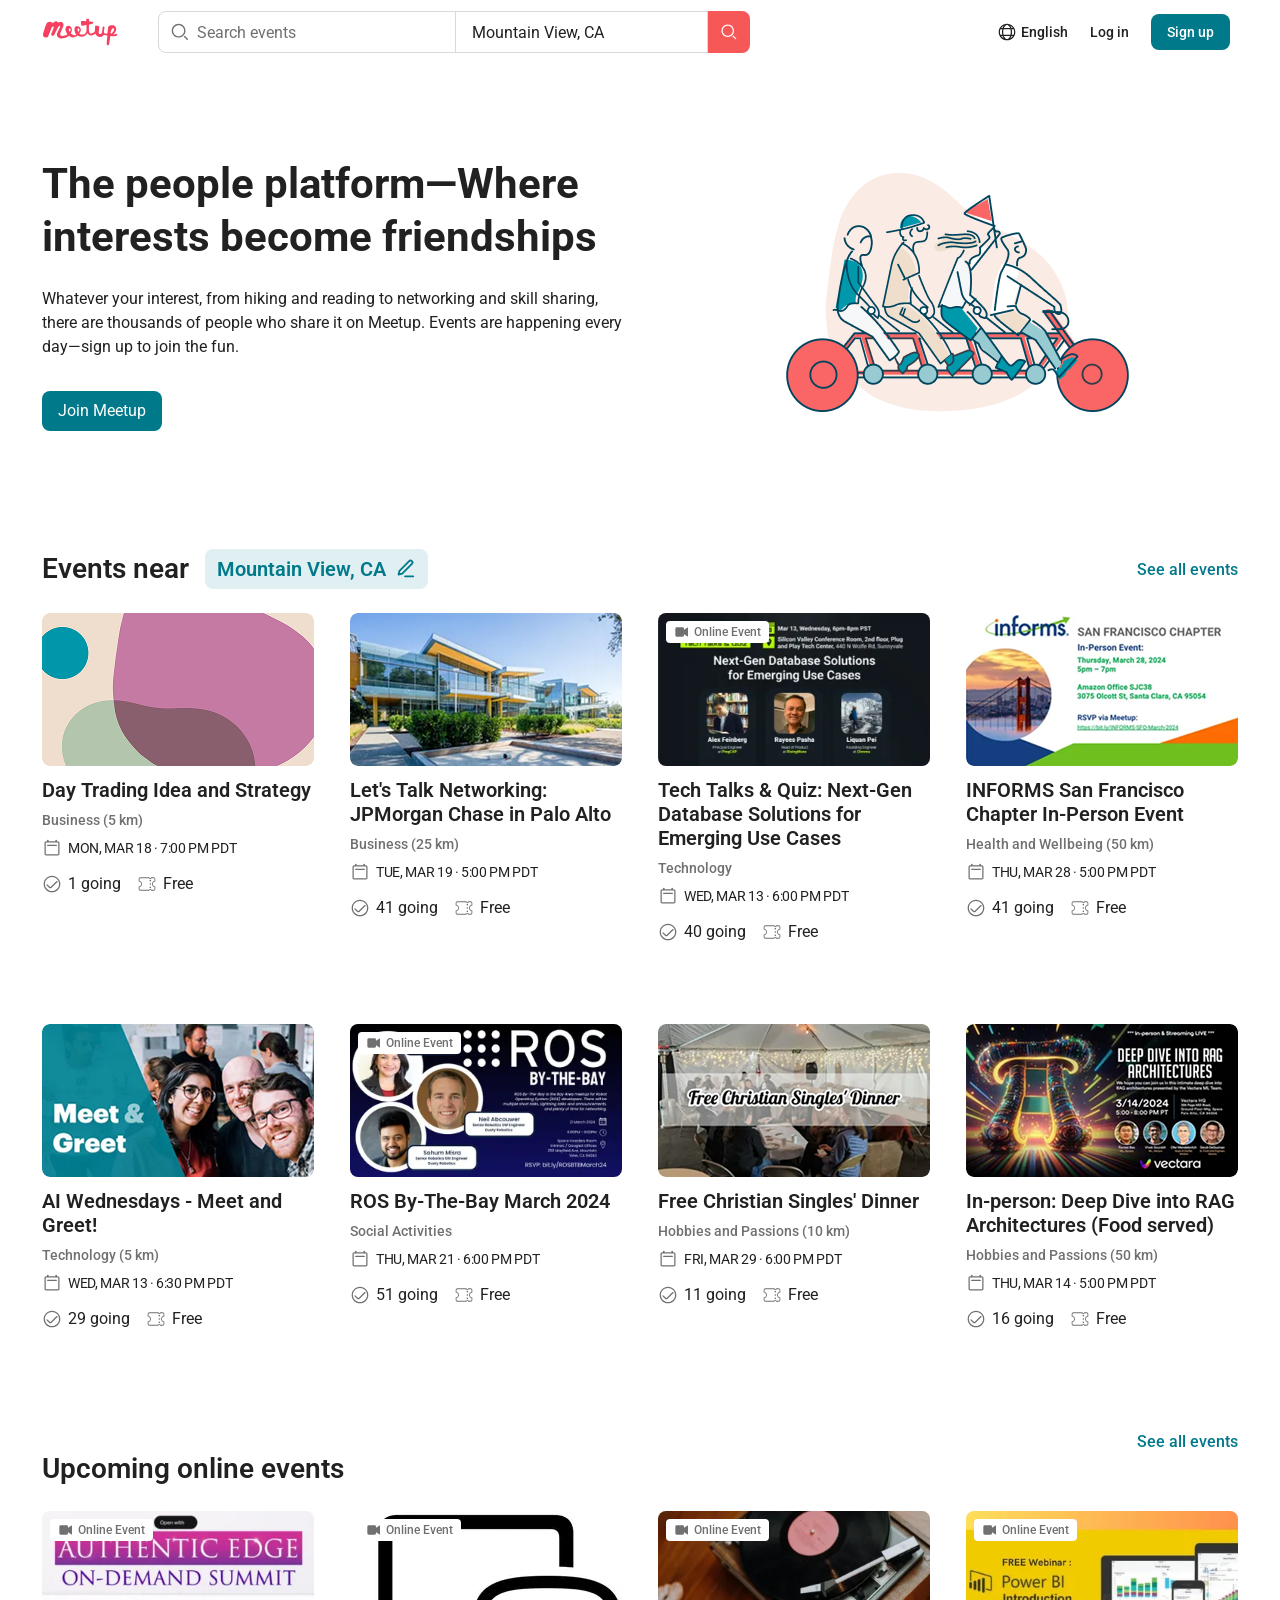
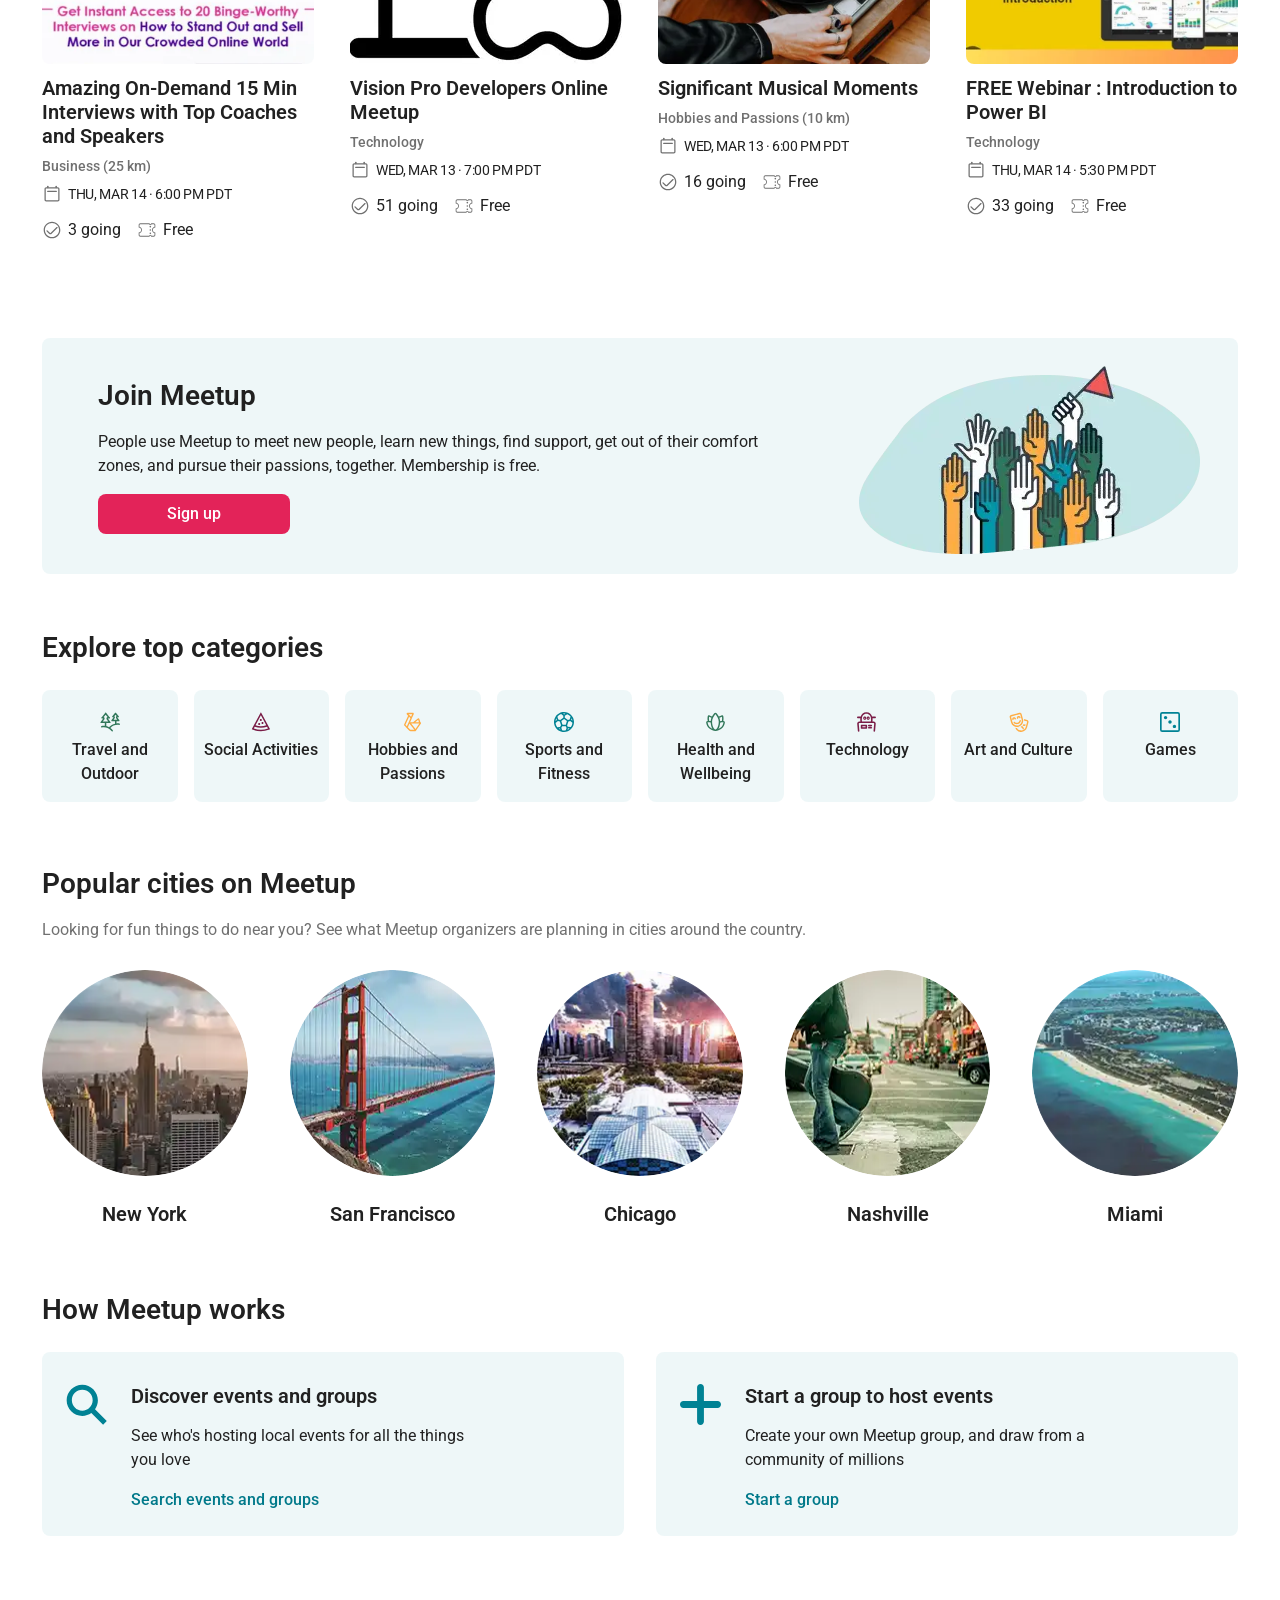
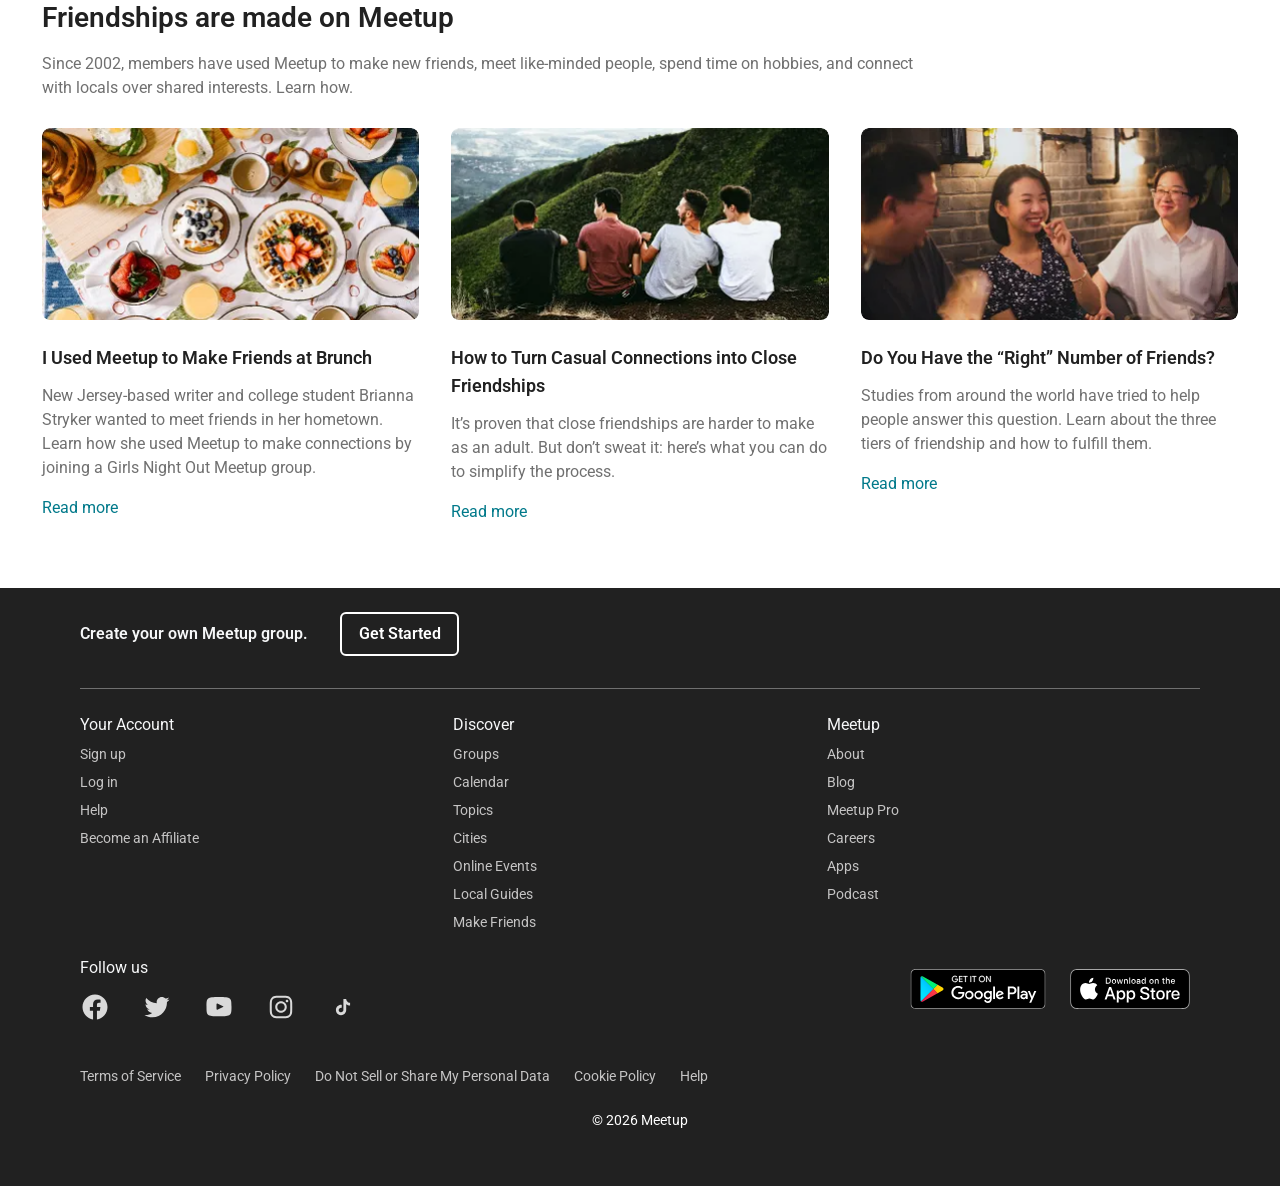
<file: index.html>
<!doctype html>
<html lang="en">
  <head>
    <meta charset="UTF-8" />
    <meta name="viewport" content="width=device-width, initial-scale=1.0" />

    <title>Meetup | Find your people</title>

    <link rel="preconnect" href="https://fonts.googleapis.com" />
    <link rel="preconnect" href="https://fonts.gstatic.com" crossorigin />
    <link
      href="https://fonts.googleapis.com/css2?family=Roboto:wght@400;500;600;700&display=swap"
      rel="stylesheet"
    />

    <link rel="stylesheet" href="styles/common.css" />
    <link rel="stylesheet" href="styles/event-card.css" />
    <link rel="stylesheet" href="styles/main.css" />
  </head>

  <body>
    <header class="site-header">
      <div class="header-container">
        <div class="header-left">
          <a class="site-logo" href="./index.html" aria-label="Meetup home">
            <img
              src="./assets/icons/meetup-logo.svg"
              alt="Meetup"
              width="94"
              height="34"
            />
          </a>

          <div
            class="header-search"
            role="search"
            aria-label="Event search preview"
          >
            <div class="search-field">
              <img
                src="./assets/icons/search.svg"
                alt=""
                width="22"
                height="22"
              />
              <span>Search events</span>
            </div>

            <div class="location-field">
              <span>Mountain View, CA</span>
            </div>

            <div class="search-button" aria-hidden="true">
              <img
                src="./assets/icons/search-white.svg"
                alt=""
                width="20"
                height="20"
              />
            </div>
          </div>
        </div>

        <nav class="header-nav" aria-label="Account navigation">
          <span class="language-selector">
            <img src="./assets/icons/globe.svg" alt="" width="20" height="20" />
            English
          </span>

          <span class="login-link">Log in</span>
          <span class="signup-link">Sign up</span>
        </nav>
      </div>
    </header>

    <main>
      <section class="hero" aria-labelledby="hero-title">
        <div class="container hero__container">
          <div class="hero__content">
            <h1 id="hero-title">
              The people platform—Where interests become friendships
            </h1>

            <p>
              Whatever your interest, from hiking and reading to networking and
              skill sharing, there are thousands of people who share it on
              Meetup. Events are happening every day—sign up to join the fun.
            </p>

            <a class="hero__button" href="./filterPage.html"> Join Meetup </a>
          </div>

          <div class="hero__visual">
            <img
              src="./assets/images/hero-illustration.png"
              alt="People connecting at a Meetup event"
              width="379"
              height="269"
            />
          </div>
        </div>
      </section>

      <section class="events-section" aria-labelledby="events-title">
        <div class="container">
          <div class="events-section__header">
            <div class="events-section__heading">
              <h2 id="events-title">Events near</h2>

              <span class="events-section__location">
                Mountain View, CA
                <svg
                  class="events-section__edit-icon"
                  viewBox="0 0 24 24"
                  fill="none"
                  stroke="currentColor"
                  stroke-width="2"
                  stroke-linecap="round"
                  stroke-linejoin="round"
                  aria-hidden="true"
                >
                  <path d="M12 20h9" />
                  <path
                    d="M16.5 3.5a2.12 2.12 0 0 1 3 3L9 17l-4 1 1-4L16.5 3.5Z"
                  />
                </svg>
              </span>
            </div>

            <a class="events-section__link" href="./filterPage.html">
              See all events
            </a>
          </div>

          <div class="events-grid" id="home-events"></div>
          <button
            class="events-section__more"
            id="home-events-more"
            type="button"
            aria-controls="home-events"
            aria-expanded="false"
            hidden
          ></button>
        </div>
      </section>
      <section class="events-section" aria-labelledby="online-events-title">
        <div class="container">
          <div class="events-section__header">
            <div class="events-section__heading">
              <h2 id="online-events-title">Upcoming online events</h2>
            </div>

            <a class="events-section__link" href="./filterPage.html">
              See all events
            </a>
          </div>

          <div class="events-grid" id="online-events"></div>
        </div>
      </section>
      <section class="join-section" aria-labelledby="join-title">
        <div class="container">
          <div class="join-section__inner">
            <div class="join-section__content">
              <h2 id="join-title">Join Meetup</h2>

              <p>
                People use Meetup to meet new people, learn new things, find
                support, get out of their comfort zones, and pursue their
                passions, together. Membership is free.
              </p>

              <a class="join-section__button" href="./filterPage.html">
                Sign up
              </a>
            </div>

            <div class="join-section__visual">
              <img
                src="./assets/images/join-meetup.png"
                alt="People connecting through Meetup"
                loading="lazy"
              />
            </div>
          </div>
        </div>
      </section>
      <section class="categories-section" aria-labelledby="categories-title">
        <div class="container">
          <h2 class="categories-section__title" id="categories-title">
            Explore top categories
          </h2>

          <div class="categories-grid">
            <a class="category-card" href="./filterPage.html">
              <img src="./assets/icons/travel_and_outdoor.svg" alt="" />
              <span>Travel and Outdoor</span>
            </a>

            <a class="category-card" href="./filterPage.html">
              <img src="./assets/icons/social_activities.svg" alt="" />
              <span>Social Activities</span>
            </a>

            <a class="category-card" href="./filterPage.html">
              <img src="./assets/icons/hobbies_and_passions.svg" alt="" />
              <span>Hobbies and Passions</span>
            </a>

            <a class="category-card" href="./filterPage.html">
              <img src="./assets/icons/sports_and_fitness.svg" alt="" />
              <span>Sports and Fitness</span>
            </a>

            <a class="category-card" href="./filterPage.html">
              <img src="./assets/icons/health_and_wellness.svg" alt="" />
              <span>Health and Wellbeing</span>
            </a>

            <a class="category-card" href="./filterPage.html">
              <img src="./assets/icons/technology.svg" alt="" />
              <span>Technology</span>
            </a>

            <a class="category-card" href="./filterPage.html">
              <img src="./assets/icons/art_and_culture.svg" alt="" />
              <span>Art and Culture</span>
            </a>

            <a class="category-card" href="./filterPage.html">
              <img src="./assets/icons/games.svg" alt="" />
              <span>Games</span>
            </a>
          </div>
        </div>
      </section>
      <section class="cities-section" aria-labelledby="cities-title">
        <div class="container">
          <h2 class="cities-section__title" id="cities-title">
            Popular cities on Meetup
          </h2>

          <p class="cities-section__description">
            Looking for fun things to do near you? See what Meetup organizers
            are planning in cities around the country.
          </p>

          <div class="cities-grid">
            <a class="city-card" href="./filterPage.html">
              <img src="./assets/images/new_york.webp.png" alt="New York" />
              <h3>New York</h3>
            </a>

            <a class="city-card" href="./filterPage.html">
              <img
                src="./assets/images/san_francisco.webp.png"
                alt="San Francisco"
              />
              <h3>San Francisco</h3>
            </a>

            <a class="city-card" href="./filterPage.html">
              <img src="./assets/images/chicago.webp.png" alt="Chicago" />
              <h3>Chicago</h3>
            </a>

            <a class="city-card" href="./filterPage.html">
              <img src="./assets/images/nashville.webp.png" alt="Nashville" />
              <h3>Nashville</h3>
            </a>

            <a
              class="city-card city-card--desktop-only"
              href="./filterPage.html"
            >
              <img src="./assets/images/miami.webp.png" alt="Miami" />
              <h3>Miami</h3>
            </a>
          </div>
        </div>
      </section>
      <section class="how-section" aria-labelledby="how-title">
        <div class="container">
          <h2 class="how-section__title" id="how-title">How Meetup works</h2>

          <div class="how-grid">
            <article class="how-card">
              <img
                class="how-card__icon"
                src="./assets/icons/search_2.svg"
                alt=""
              />

              <div class="how-card__content">
                <h3>Discover events and groups</h3>
                <p>
                  See who's hosting local events for all the things you love
                </p>
                <a href="./filterPage.html">Search events and groups</a>
              </div>
            </article>

            <article class="how-card">
              <img
                class="how-card__icon"
                src="./assets/icons/plus.svg"
                alt=""
              />

              <div class="how-card__content">
                <h3>Start a group to host events</h3>
                <p>
                  Create your own Meetup group, and draw from a community of
                  millions
                </p>
                <a href="./filterPage.html">Start a group</a>
              </div>
            </article>
          </div>
        </div>
      </section>
      <section class="friendships-section" aria-labelledby="friendships-title">
        <div class="container">
          <h2 class="friendships-section__title" id="friendships-title">
            Friendships are made on Meetup
          </h2>

          <p class="friendships-section__intro">
            Since 2002, members have used Meetup to make new friends, meet
            like-minded people, spend time on hobbies, and connect with locals
            over shared interests. Learn how.
          </p>

          <div class="friendships-grid">
            <article class="friendship-card">
              <img
                src="./assets/images/first_article.webp.png"
                alt="Friends enjoying brunch together"
                loading="lazy"
              />

              <h3>I Used Meetup to Make Friends at Brunch</h3>

              <p>
                New Jersey-based writer and college student Brianna Stryker
                wanted to meet friends in her hometown. Learn how she used
                Meetup to make connections by joining a Girls Night Out Meetup
                group.
              </p>

              <a href="#">Read more</a>
            </article>

            <article class="friendship-card">
              <img
                src="./assets/images/second_article.webp.png"
                alt="Friends spending time outdoors"
                loading="lazy"
              />

              <h3>How to Turn Casual Connections into Close Friendships</h3>

              <p>
                It’s proven that close friendships are harder to make as an
                adult. But don’t sweat it: here’s what you can do to simplify
                the process.
              </p>

              <a href="#">Read more</a>
            </article>

            <article class="friendship-card">
              <img
                src="./assets/images/third_article.webp.png"
                alt="Friends talking together"
                loading="lazy"
              />

              <h3>Do You Have the “Right” Number of Friends?</h3>

              <p>
                Studies from around the world have tried to help people answer
                this question. Learn about the three tiers of friendship and how
                to fulfill them.
              </p>

              <a href="#">Read more</a>
            </article>
          </div>
        </div>
      </section>
    </main>

    <footer class="site-footer">
      <div class="site-footer__container">
        <div class="site-footer__top">
          <span>Create your own Meetup group.</span>
          <a class="site-footer__start" href="https://www.meetup.com/start/">
            Get Started
          </a>
        </div>

        <div class="site-footer__navigation">
          <nav class="site-footer__column" aria-label="Your Account">
            <h2>Your Account</h2>
            <a href="https://www.meetup.com/register/">Sign up</a>
            <a href="https://www.meetup.com/login/">Log in</a>
            <a href="https://help.meetup.com/">Help</a>
            <a href="https://www.meetup.com/">Become an Affiliate</a>
          </nav>

          <nav class="site-footer__column" aria-label="Discover">
            <h2>Discover</h2>
            <a href="./filterPage.html">Groups</a>
            <a href="./filterPage.html">Calendar</a>
            <a href="./filterPage.html">Topics</a>
            <a href="./filterPage.html">Cities</a>
            <a href="./filterPage.html">Online Events</a>
            <a href="./filterPage.html">Local Guides</a>
            <a href="./filterPage.html">Make Friends</a>
          </nav>

          <nav class="site-footer__column" aria-label="Meetup">
            <h2>Meetup</h2>
            <a href="https://www.meetup.com/about/">About</a>
            <a href="https://www.meetup.com/blog/">Blog</a>
            <a href="https://www.meetup.com/pro/">Meetup Pro</a>
            <a href="https://www.meetup.com/">Careers</a>
            <a href="https://www.meetup.com/apps/">Apps</a>
            <a href="https://www.meetup.com/">Podcast</a>
          </nav>
        </div>

        <div class="site-footer__social-row">
          <div class="site-footer__social">
            <h2>Follow us</h2>

            <div class="site-footer__social-links">
              <a href="https://www.facebook.com/Meetup/" aria-label="Facebook">
                <img src="./assets/icons/facebook.svg" alt="" />
              </a>
              <a href="https://twitter.com/Meetup" aria-label="Twitter">
                <img src="./assets/icons/twitter.svg" alt="" />
              </a>
              <a
                href="https://www.youtube.com/user/meetup"
                aria-label="YouTube"
              >
                <img src="./assets/icons/youtube.svg" alt="" />
              </a>
              <a
                href="https://www.instagram.com/meetup/"
                aria-label="Instagram"
              >
                <img src="./assets/icons/instagram.svg" alt="" />
              </a>
              <a href="https://www.tiktok.com/@meetup" aria-label="TikTok">
                <img src="./assets/icons/tiktok.svg" alt="" />
              </a>
            </div>
          </div>

          <div class="site-footer__apps">
            <a href="https://play.google.com/store/apps/details?id=com.meetup">
              <img
                src="./assets/icons/google-play.svg"
                alt="Get it on Google Play"
              />
            </a>
            <a href="https://apps.apple.com/app/meetup/id375990038">
              <img
                src="./assets/icons/app-store.svg"
                alt="Download on the App Store"
              />
            </a>
          </div>
        </div>

        <div class="site-footer__bottom">
          <a href="https://www.meetup.com/terms/">Terms of Service</a>
          <a href="https://www.meetup.com/privacy/">Privacy Policy</a>
          <a href="https://www.meetup.com/privacy/">
            Do Not Sell or Share My Personal Data
          </a>
          <a href="https://www.meetup.com/cookie_policy/">Cookie Policy</a>
          <a class="site-footer__help" href="https://help.meetup.com/">Help</a>
        </div>

        <div class="site-footer__copyright">© 2026 Meetup</div>
      </div>
    </footer>
    <script src="scripts/homeEvents.js"></script>
  </body>
</html>
</file>
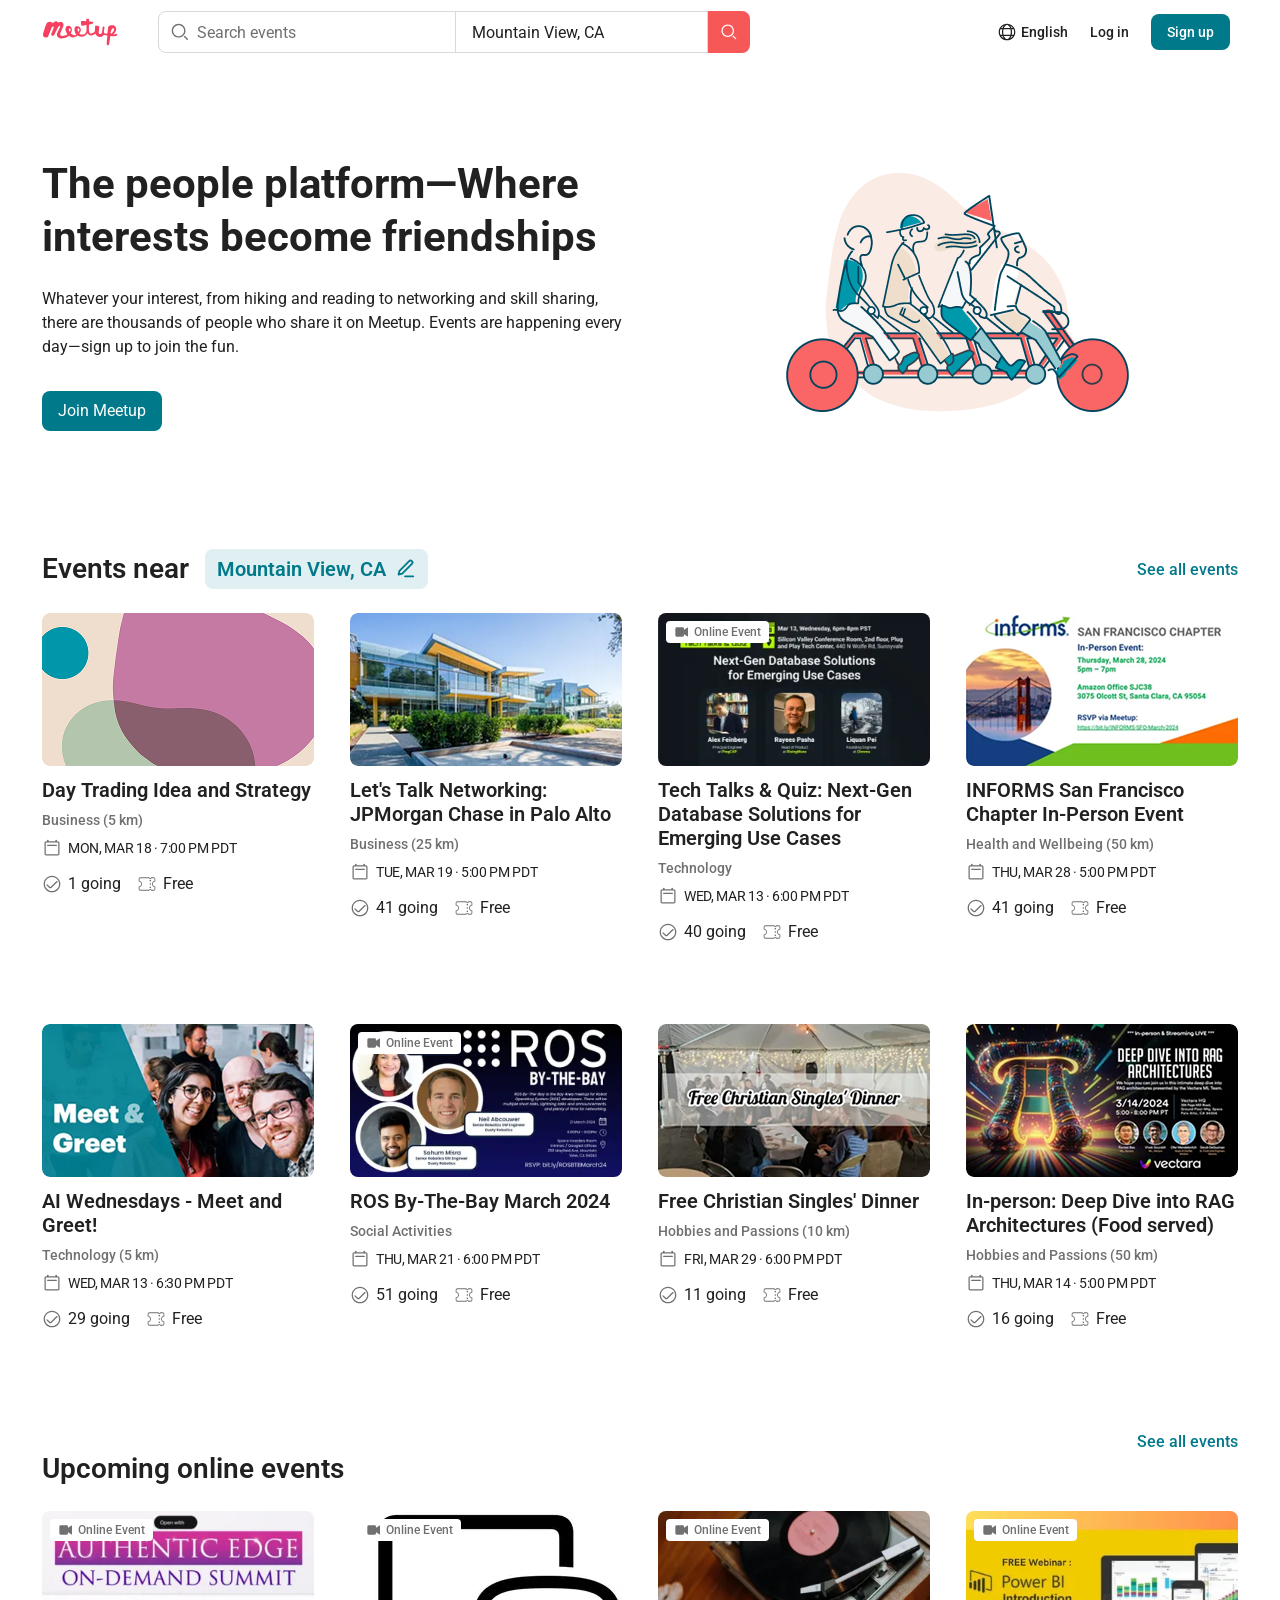
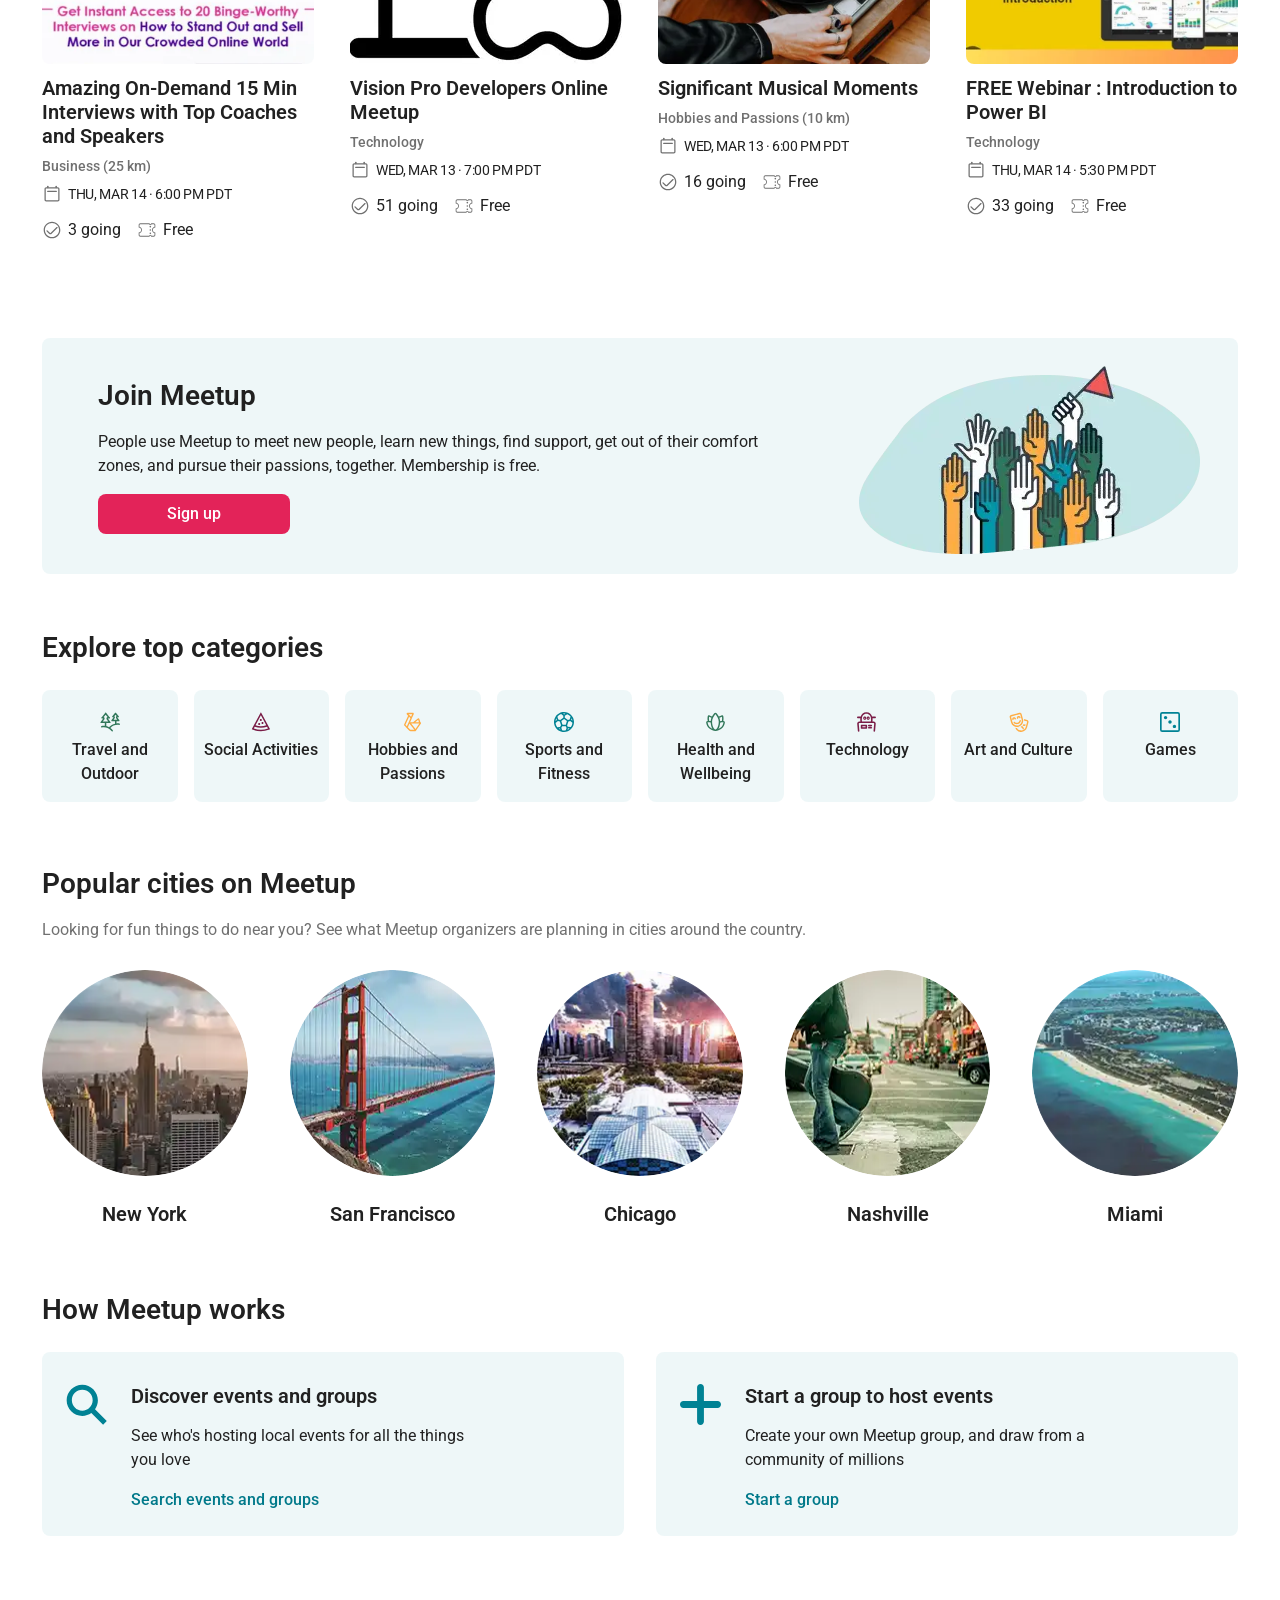
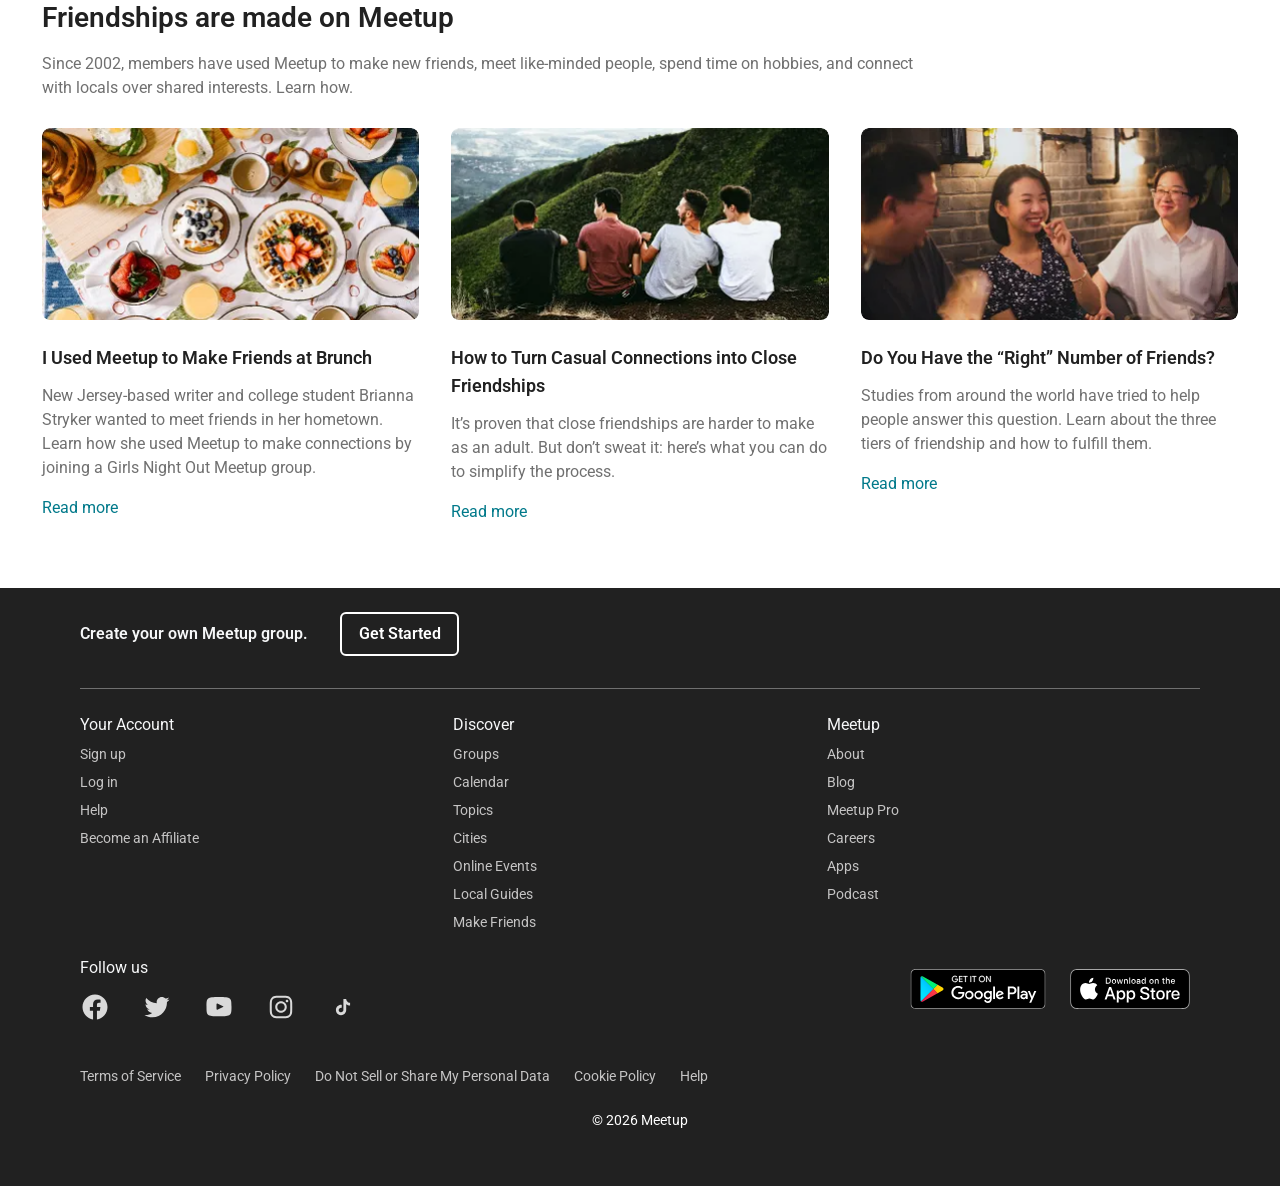
<file: main.html>
<!doctype html>
<html lang="en">
  <head>
    <meta charset="UTF-8" />
    <meta name="viewport" content="width=device-width, initial-scale=1.0" />

    <title>Meetup | Find your people</title>

    <link rel="preconnect" href="https://fonts.googleapis.com" />
    <link rel="preconnect" href="https://fonts.gstatic.com" crossorigin />
    <link
      href="https://fonts.googleapis.com/css2?family=Roboto:wght@400;500;600;700&display=swap"
      rel="stylesheet"
    />

    <link rel="stylesheet" href="styles/common.css" />
    <link rel="stylesheet" href="styles/event-card.css" />
    <link rel="stylesheet" href="styles/main.css" />
  </head>

  <body>
    <header class="site-header">
      <div class="header-container">
        <div class="header-left">
          <a class="site-logo" href="./main.html" aria-label="Meetup home">
            <img
              src="./assets/icons/meetup-logo.svg"
              alt="Meetup"
              width="94"
              height="34"
            />
          </a>

          <div
            class="header-search"
            role="search"
            aria-label="Event search preview"
          >
            <div class="search-field">
              <img
                src="./assets/icons/search.svg"
                alt=""
                width="22"
                height="22"
              />
              <span>Search events</span>
            </div>

            <div class="location-field">
              <span>Mountain View, CA</span>
            </div>

            <div class="search-button" aria-hidden="true">
              <img
                src="./assets/icons/search-white.svg"
                alt=""
                width="20"
                height="20"
              />
            </div>
          </div>
        </div>

        <nav class="header-nav" aria-label="Account navigation">
          <span class="language-selector">
            <img src="./assets/icons/globe.svg" alt="" width="20" height="20" />
            English
          </span>

          <span class="login-link">Log in</span>
          <span class="signup-link">Sign up</span>
        </nav>
      </div>
    </header>

    <main>
      <section class="hero" aria-labelledby="hero-title">
        <div class="container hero__container">
          <div class="hero__content">
            <h1 id="hero-title">
              The people platform—Where interests become friendships
            </h1>

            <p>
              Whatever your interest, from hiking and reading to networking and
              skill sharing, there are thousands of people who share it on
              Meetup. Events are happening every day—sign up to join the fun.
            </p>

            <a class="hero__button" href="./filterPage.html"> Join Meetup </a>
          </div>

          <div class="hero__visual">
            <img
              src="./assets/images/hero-illustration.png"
              alt="People connecting at a Meetup event"
              width="379"
              height="269"
            />
          </div>
        </div>
      </section>

      <section
        class="events-section"
        aria-labelledby="events-title"
      >
        <div class="container">
          <div class="events-section__header">
            <div class="events-section__heading">
              <h2 id="events-title">Events near</h2>

              <span class="events-section__location">
                Mountain View, CA
                <svg
                  class="events-section__edit-icon"
                  viewBox="0 0 24 24"
                  fill="none"
                  stroke="currentColor"
                  stroke-width="2"
                  stroke-linecap="round"
                  stroke-linejoin="round"
                  aria-hidden="true"
                >
                  <path d="M12 20h9" />
                  <path
                    d="M16.5 3.5a2.12 2.12 0 0 1 3 3L9 17l-4 1 1-4L16.5 3.5Z"
                  />
                </svg>
              </span>
            </div>

            <a class="events-section__link" href="./filterPage.html">
              See all events
            </a>
          </div>

          <div class="events-grid" id="home-events"></div>
          <button
            class="events-section__more"
            id="home-events-more"
            type="button"
            aria-controls="home-events"
            aria-expanded="false"
            hidden
          ></button>
        </div>
      </section>
      <section class="events-section" aria-labelledby="online-events-title">
        <div class="container">
          <div class="events-section__header">
            <div class="events-section__heading">
              <h2 id="online-events-title">Upcoming online events</h2>
            </div>

            <a class="events-section__link" href="./filterPage.html">
              See all events
            </a>
          </div>

          <div class="events-grid" id="online-events"></div>
        </div>
      </section>
      <section class="join-section" aria-labelledby="join-title">
        <div class="container">
          <div class="join-section__inner">
            <div class="join-section__content">
              <h2 id="join-title">Join Meetup</h2>

              <p>
                People use Meetup to meet new people, learn new things, find
                support, get out of their comfort zones, and pursue their
                passions, together. Membership is free.
              </p>

              <a class="join-section__button" href="./filterPage.html">
                Sign up
              </a>
            </div>

            <div class="join-section__visual">
              <img
                src="./assets/images/join-meetup.png"
                alt="People connecting through Meetup"
                loading="lazy"
              />
            </div>
          </div>
        </div>
      </section>
      <section class="categories-section" aria-labelledby="categories-title">
        <div class="container">
          <h2 class="categories-section__title" id="categories-title">
            Explore top categories
          </h2>

          <div class="categories-grid">
            <a class="category-card" href="./filterPage.html">
              <img src="./assets/icons/travel_and_outdoor.svg" alt="" />
              <span>Travel and Outdoor</span>
            </a>

            <a class="category-card" href="./filterPage.html">
              <img src="./assets/icons/social_activities.svg" alt="" />
              <span>Social Activities</span>
            </a>

            <a class="category-card" href="./filterPage.html">
              <img src="./assets/icons/hobbies_and_passions.svg" alt="" />
              <span>Hobbies and Passions</span>
            </a>

            <a class="category-card" href="./filterPage.html">
              <img src="./assets/icons/sports_and_fitness.svg" alt="" />
              <span>Sports and Fitness</span>
            </a>

            <a class="category-card" href="./filterPage.html">
              <img src="./assets/icons/health_and_wellness.svg" alt="" />
              <span>Health and Wellbeing</span>
            </a>

            <a class="category-card" href="./filterPage.html">
              <img src="./assets/icons/technology.svg" alt="" />
              <span>Technology</span>
            </a>

            <a class="category-card" href="./filterPage.html">
              <img src="./assets/icons/art_and_culture.svg" alt="" />
              <span>Art and Culture</span>
            </a>

            <a class="category-card" href="./filterPage.html">
              <img src="./assets/icons/games.svg" alt="" />
              <span>Games</span>
            </a>
          </div>
        </div>
      </section>
      <section class="cities-section" aria-labelledby="cities-title">
        <div class="container">
          <h2 class="cities-section__title" id="cities-title">
            Popular cities on Meetup
          </h2>

          <p class="cities-section__description">
            Looking for fun things to do near you? See what Meetup organizers
            are planning in cities around the country.
          </p>

          <div class="cities-grid">
            <a class="city-card" href="./filterPage.html">
              <img src="./assets/images/new_york.webp.png" alt="New York" />
              <h3>New York</h3>
            </a>

            <a class="city-card" href="./filterPage.html">
              <img
                src="./assets/images/san_francisco.webp.png"
                alt="San Francisco"
              />
              <h3>San Francisco</h3>
            </a>

            <a class="city-card" href="./filterPage.html">
              <img src="./assets/images/chicago.webp.png" alt="Chicago" />
              <h3>Chicago</h3>
            </a>

            <a class="city-card" href="./filterPage.html">
              <img src="./assets/images/nashville.webp.png" alt="Nashville" />
              <h3>Nashville</h3>
            </a>

            <a
              class="city-card city-card--desktop-only"
              href="./filterPage.html"
            >
              <img src="./assets/images/miami.webp.png" alt="Miami" />
              <h3>Miami</h3>
            </a>
          </div>
        </div>
      </section>
      <section class="how-section" aria-labelledby="how-title">
        <div class="container">
          <h2 class="how-section__title" id="how-title">How Meetup works</h2>

          <div class="how-grid">
            <article class="how-card">
              <img
                class="how-card__icon"
                src="./assets/icons/search_2.svg"
                alt=""
              />

              <div class="how-card__content">
                <h3>Discover events and groups</h3>
                <p>
                  See who's hosting local events for all the things you love
                </p>
                <a href="./filterPage.html">Search events and groups</a>
              </div>
            </article>

            <article class="how-card">
              <img
                class="how-card__icon"
                src="./assets/icons/plus.svg"
                alt=""
              />

              <div class="how-card__content">
                <h3>Start a group to host events</h3>
                <p>
                  Create your own Meetup group, and draw from a community of
                  millions
                </p>
                <a href="./filterPage.html">Start a group</a>
              </div>
            </article>
          </div>
        </div>
      </section>
      <section class="friendships-section" aria-labelledby="friendships-title">
        <div class="container">
          <h2 class="friendships-section__title" id="friendships-title">
            Friendships are made on Meetup
          </h2>

          <p class="friendships-section__intro">
            Since 2002, members have used Meetup to make new friends, meet
            like-minded people, spend time on hobbies, and connect with locals
            over shared interests. Learn how.
          </p>

          <div class="friendships-grid">
            <article class="friendship-card">
              <img
                src="./assets/images/first_article.webp.png"
                alt="Friends enjoying brunch together"
                loading="lazy"
              />

              <h3>I Used Meetup to Make Friends at Brunch</h3>

              <p>
                New Jersey-based writer and college student Brianna Stryker
                wanted to meet friends in her hometown. Learn how she used
                Meetup to make connections by joining a Girls Night Out Meetup
                group.
              </p>

              <a href="#">Read more</a>
            </article>

            <article class="friendship-card">
              <img
                src="./assets/images/second_article.webp.png"
                alt="Friends spending time outdoors"
                loading="lazy"
              />

              <h3>How to Turn Casual Connections into Close Friendships</h3>

              <p>
                It’s proven that close friendships are harder to make as an
                adult. But don’t sweat it: here’s what you can do to simplify
                the process.
              </p>

              <a href="#">Read more</a>
            </article>

            <article class="friendship-card">
              <img
                src="./assets/images/third_article.webp.png"
                alt="Friends talking together"
                loading="lazy"
              />

              <h3>Do You Have the “Right” Number of Friends?</h3>

              <p>
                Studies from around the world have tried to help people answer
                this question. Learn about the three tiers of friendship and how
                to fulfill them.
              </p>

              <a href="#">Read more</a>
            </article>
          </div>
        </div>
      </section>
    </main>

    <footer class="site-footer">
      <div class="site-footer__container">
        <div class="site-footer__top">
          <span>Create your own Meetup group.</span>
          <a class="site-footer__start" href="https://www.meetup.com/start/">
            Get Started
          </a>
        </div>

        <div class="site-footer__navigation">
          <nav class="site-footer__column" aria-label="Your Account">
            <h2>Your Account</h2>
            <a href="https://www.meetup.com/register/">Sign up</a>
            <a href="https://www.meetup.com/login/">Log in</a>
            <a href="https://help.meetup.com/">Help</a>
            <a href="https://www.meetup.com/">Become an Affiliate</a>
          </nav>

          <nav class="site-footer__column" aria-label="Discover">
            <h2>Discover</h2>
            <a href="./filterPage.html">Groups</a>
            <a href="./filterPage.html">Calendar</a>
            <a href="./filterPage.html">Topics</a>
            <a href="./filterPage.html">Cities</a>
            <a href="./filterPage.html">Online Events</a>
            <a href="./filterPage.html">Local Guides</a>
            <a href="./filterPage.html">Make Friends</a>
          </nav>

          <nav class="site-footer__column" aria-label="Meetup">
            <h2>Meetup</h2>
            <a href="https://www.meetup.com/about/">About</a>
            <a href="https://www.meetup.com/blog/">Blog</a>
            <a href="https://www.meetup.com/pro/">Meetup Pro</a>
            <a href="https://www.meetup.com/">Careers</a>
            <a href="https://www.meetup.com/apps/">Apps</a>
            <a href="https://www.meetup.com/">Podcast</a>
          </nav>
        </div>

        <div class="site-footer__social-row">
          <div class="site-footer__social">
            <h2>Follow us</h2>

            <div class="site-footer__social-links">
              <a href="https://www.facebook.com/Meetup/" aria-label="Facebook">
                <img src="./assets/icons/facebook.svg" alt="" />
              </a>
              <a href="https://twitter.com/Meetup" aria-label="Twitter">
                <img src="./assets/icons/twitter.svg" alt="" />
              </a>
              <a
                href="https://www.youtube.com/user/meetup"
                aria-label="YouTube"
              >
                <img src="./assets/icons/youtube.svg" alt="" />
              </a>
              <a
                href="https://www.instagram.com/meetup/"
                aria-label="Instagram"
              >
                <img src="./assets/icons/instagram.svg" alt="" />
              </a>
              <a href="https://www.tiktok.com/@meetup" aria-label="TikTok">
                <img src="./assets/icons/tiktok.svg" alt="" />
              </a>
            </div>
          </div>

          <div class="site-footer__apps">
            <a href="https://play.google.com/store/apps/details?id=com.meetup">
              <img
                src="./assets/icons/google-play.svg"
                alt="Get it on Google Play"
              />
            </a>
            <a href="https://apps.apple.com/app/meetup/id375990038">
              <img
                src="./assets/icons/app-store.svg"
                alt="Download on the App Store"
              />
            </a>
          </div>
        </div>

        <div class="site-footer__bottom">
          <a href="https://www.meetup.com/terms/">Terms of Service</a>
          <a href="https://www.meetup.com/privacy/">Privacy Policy</a>
          <a href="https://www.meetup.com/privacy/">
            Do Not Sell or Share My Personal Data
          </a>
          <a href="https://www.meetup.com/cookie_policy/">Cookie Policy</a>
          <a class="site-footer__help" href="https://help.meetup.com/">Help</a>
        </div>

        <div class="site-footer__copyright">© 2026 Meetup</div>
      </div>
    </footer>
    <script src="scripts/homeEvents.js"></script>
  </body>
</html>
</file>
<file: styles/common.css>
/* Общие переменные: -цвета и максимальная ширина контента. */
:root {
  --color-text: #212121;
  --color-primary: #00798a;
  --color-white: #ffffff;
  --container-width: 1196px;
}

/* Сброс стандартных отступов. */
*,
*::before,
*::after {
  margin: 0;
  padding: 0;
  box-sizing: border-box;
}

/* базовые (глобальные) стили */
html {
  font-size: 16px;
}

body {
  margin: 0;
  min-width: 320px;
  font-family: "Roboto", sans-serif;
  color: var(--color-text);
  background-color: var(--color-white);
}

img,
svg {
  display: block;
  max-width: 100%;
}

a {
  color: inherit;
  text-decoration: none;
}

button,
input,
select {
  font: inherit;
}

/* Контейнер с ограничением ширины и гиькими боковыми полями. */
.container {
  width: min(100% - 2rem, var(--container-width));
  margin-inline: auto;
}

.site-header {
  width: 100%;
  background-color: #fff;
}

.header-container {
  display: flex;
  align-items: center;
  justify-content: space-between;
  gap: 1.5rem;
  min-height: 64px;
  padding-inline: 1.5rem 3.125rem;
}

.header-left {
  display: flex;
  align-items: center;
  gap: 2.5rem;
  min-width: 0;
  margin-left: max(0px, calc((100vw - 1512px) / 2));
}

.site-logo {
  display: flex;
  align-items: center;
  flex-shrink: 0;
}

.site-logo img {
  display: block;
  width: 94px;
  height: 34px;
}

.header-search {
  display: flex;
  align-items: center;
  width: 592px;
  max-width: 100%;
  height: 42px;
  font-size: 1rem;
}

.search-field,
.location-field {
  display: flex;
  align-items: center;
  min-width: 0;
  height: 42px;
  border: 1px solid #d9d9d9;
  background-color: #fff;
}

.search-field {
  flex: 1 1 300px;
  gap: 0.375rem;
  padding-inline: 0.625rem;
  border-radius: 8px 0 0 8px;
  color: #707070;
}

.location-field {
  flex: 1 1 254px;
  margin-left: -1px;
  padding-inline: 1rem;
  white-space: nowrap;
}

.search-button {
  display: flex;
  align-items: center;
  justify-content: center;
  flex: 0 0 42px;
  height: 42px;
  background-color: #f65858;
  border-radius: 0 8px 8px 0;
}

.header-nav {
  display: flex;
  align-items: center;
  gap: 1.375rem;
  flex-shrink: 0;
  font-size: 0.875rem;
  font-weight: 500;
}

.language-selector {
  display: flex;
  align-items: center;
  gap: 0.25rem;
}

.signup-link {
  display: inline-flex;
  align-items: center;
  justify-content: center;
  min-height: 36px;
  padding-inline: 1rem;
  border-radius: 8px;
  background-color: var(--color-primary);
  color: #fff;
}

@media (max-width: 1100px) {
  .header-container {
    flex-wrap: wrap;
    padding: 0.75rem 1rem;
  }

  .header-left {
    flex: 1 1 100%;
    justify-content: space-between;
    gap: 1rem;
  }

  .header-search {
    flex: 1 1 auto;
    width: auto;
  }

  .header-nav {
    margin-left: auto;
  }
}

@media (max-width: 600px) {
  .header-container {
    display: grid;
    grid-template-columns: auto 1fr;
    align-items: center;
    column-gap: 0.5rem;
    row-gap: 0.75rem;
    padding: 0.75rem 1rem;
  }

  .header-left {
    display: contents;
  }

  .site-logo {
    grid-column: 1;
    grid-row: 1;
  }

  .header-nav {
    grid-column: 2;
    grid-row: 1;
    justify-self: end;
    margin-left: 0;
    gap: 0.75rem;
    white-space: nowrap;
  }

  .header-search {
    grid-column: 1 / -1;
    grid-row: 2;
    width: 100%;
    min-width: 0;
  }

  .location-field {
    display: none;
  }

  .search-field {
    flex: 1 1 auto;
    min-width: 0;
  }
}

:focus-visible {
  outline: 3px solid var(--color-primary);
  outline-offset: 3px;
}
</file>
<file: styles/event-card.css>
.event-card {
  min-width: 0;
  background-color: #fff;
}

.event-card__image {
  display: block;
  width: 100%;
  aspect-ratio: 272 / 153;
  object-fit: cover;
  border-radius: 8px;
}

.event-card__content {
  padding-top: 12px;
}

.event-card__title {
  margin-bottom: 8px;
  font-size: 1.25rem;
  font-weight: 600;
  line-height: 1.2;
}

.event-card__category {
  margin-bottom: 8px;
  color: #707070;
  font-size: 0.875rem;
  font-weight: 500;
  line-height: 20px;
}

.event-card__date {
  display: flex;
  align-items: center;
  gap: 6px;
  margin-bottom: 14px;
  font-size: 0.875rem;
  line-height: 20px;
  letter-spacing: -0.35px;
  text-transform: uppercase;
}

.event-card__details {
  display: flex;
  align-items: center;
  flex-wrap: wrap;
  gap: 16px;
}

.event-card__detail {
  display: inline-flex;
  align-items: center;
  gap: 6px;
  font-size: 1rem;
  line-height: 24px;
}

.event-card__date img,
.event-card__detail img {
  flex-shrink: 0;
  width: 20px;
  height: 20px;
}

/* Горизонтальная карточка для списка мироприятий */
.event-card--horizontal {
  display: grid;
  grid-template-columns: 96px minmax(0, 1fr);
  align-items: start;
  gap: 8px;
  padding-block: 12px;
  border-bottom: 1px solid #d9d9d9;
}

.event-card--horizontal .event-card__image {
  width: 96px;
  height: 54px;
  aspect-ratio: auto;
  object-fit: cover;
  border-radius: 6px;
}

.event-card--horizontal .event-card__content {
  display: flex;
  flex-direction: column;
  min-width: 0;
  padding-top: 0;
}

.event-card--horizontal .event-card__date {
  order: -1;
  margin-bottom: 4px;
  font-size: 0.75rem;
  line-height: 1.25;
  letter-spacing: 0;
}

.event-card--horizontal .event-card__date img,
.event-card--horizontal .event-card__detail img {
  display: none;
}

.event-card--horizontal .event-card__title {
  margin-bottom: 4px;
  font-size: 0.875rem;
  line-height: 1.3;
}

.event-card--horizontal .event-card__category {
  margin-bottom: 8px;
  font-size: 0.75rem;
  line-height: 1.4;
}

.event-card--horizontal .event-card__details {
  gap: 12px;
}

.event-card--horizontal .event-card__detail {
  gap: 4px;
  font-size: 0.75rem;
  line-height: 1.4;
}
.event-card__visual {
  position: relative;
  min-width: 0;
}

.event-card__badge {
  position: absolute;
  top: 8px;
  left: 8px;
  padding: 3px 8px;
  border-radius: 4px;
  background-color: #fff;
  color: #707070;
  font-size: 12px;
  font-weight: 500;
  line-height: 16px;
  display: inline-flex;
  align-items: center;
  gap: 4px;
}
.event-card__badge svg {
  width: 16px;
  height: 16px;
  flex-shrink: 0;
}

@media (max-width: 600px) {
  .events-grid .event-card__badge {
    top: 4px;
    left: 4px;
    padding: 1px 2px;
    gap: 2px;
    font-size: 8px;
    line-height: 10px;
    white-space: nowrap;
  }

  .events-grid .event-card__badge svg {
    width: 10px;
    height: 10px;
  }
}

/* На мобильных экранах карточки главной страницы становятся горизонтальными */
@media (max-width: 600px) {
  .events-grid .event-card {
    display: grid;
    grid-template-columns: 96px minmax(0, 1fr);
    align-items: start;
    gap: 8px;
    padding-block: 12px;
    border-bottom: 1px solid #d9d9d9;
  }

  .events-grid .event-card__image {
    width: 96px;
    height: 54px;
    aspect-ratio: auto;
    object-fit: cover;
    border-radius: 6px;
  }

  .events-grid .event-card__content {
    display: flex;
    flex-direction: column;
    min-width: 0;
    padding-top: 0;
  }

  .events-grid .event-card__date {
    order: -1;
    margin-bottom: 4px;
    font-size: 0.75rem;
    line-height: 1.25;
    letter-spacing: 0;
  }

  .events-grid .event-card__date img,
  .events-grid .event-card__detail img {
    display: none;
  }

  .events-grid .event-card__title {
    margin-bottom: 4px;
    font-size: 0.875rem;
    line-height: 1.3;
  }

  .events-grid .event-card__category {
    margin-bottom: 8px;
    font-size: 0.75rem;
    line-height: 1.4;
  }

  .events-grid .event-card__details {
    gap: 12px;
  }

  .events-grid .event-card__detail {
    gap: 4px;
    font-size: 0.75rem;
    line-height: 1.4;
  }
}
</file>
<file: styles/main.css>
.hero__container {
  display: grid;
  grid-template-columns: minmax(0, 1fr) minmax(0, 1fr);
  align-items: center;
  gap: 2rem;
  min-height: 461px;
}

.hero__content {
  min-width: 0;
}

.hero__content h1 {
  margin: 0 0 1.5rem;
  font-size: 2.625rem;
  font-weight: 700;
  line-height: 1.24;
}

.hero__content p {
  margin: 0 0 2rem;
  font-size: 1rem;
  font-weight: 400;
  line-height: 1.5;
}

.hero__button {
  display: inline-flex;
  align-items: center;
  justify-content: center;
  min-height: 40px;
  padding: 0.5rem 1rem;
  border-radius: 8px;
  background-color: var(--color-primary);
  color: var(--color-white);
  font-size: 1rem;
  line-height: 1.5;
  transition: background-color 0.2s ease;
}

.hero__button:hover {
  background-color: #006571;
}

.hero__visual {
  display: flex;
  align-items: center;
  justify-content: center;
  min-width: 0;
}

.hero__visual img {
  width: min(100%, 379px);
  height: auto;
}

.events-section {
  padding-block: 1.5rem 2.5rem;
}

#online-events-title {
  margin-top: 3.5rem;
}

.events-section__header {
  display: flex;
  align-items: center;
  justify-content: space-between;
  gap: 1rem;
  margin-bottom: 1.5rem;
}

.events-section__heading {
  display: flex;
  align-items: center;
  flex-wrap: wrap;
  gap: 1rem;
}

.events-section__heading h2 {
  font-size: 1.75rem;
  font-weight: 600;
  line-height: 1.3;
}

.events-section__location {
  padding: 0.5rem 0.75rem;
  border-radius: 8px;
  background-color: rgba(0, 121, 138, 0.12);
  color: var(--color-primary);
  font-size: 1.25rem;
  font-weight: 600;
  display: inline-flex;
  align-items: center;
  gap: 8px;
}
.events-section__edit-icon {
  width: 22px;
  height: 22px;
  flex-shrink: 0;
}

.events-section__link {
  color: var(--color-primary);
  font-size: 1rem;
  font-weight: 500;
  white-space: nowrap;
}

.events-section__link:hover {
  text-decoration: underline;
}

.events-grid {
  display: grid;
  grid-template-columns: repeat(4, minmax(0, 1fr));
  gap: 80px 36px;
}

.events-section__more {
  display: none;
}

/* Блок приглашенийя присоединиться к Meetup */

.join-section {
  padding-block: 3.5rem;
}

.join-section__inner {
  display: grid;
  grid-template-columns: minmax(0, 739fr) minmax(0, 397fr);
  align-items: center;
  gap: 0;
  min-height: 14.75rem;
  background-color: rgba(151, 202, 209, 0.16);
  border-radius: 0.5rem;
}

.join-section__content {
  padding: 2.25rem 0 2.25rem 3.5rem;
}

.join-section__content h2 {
  margin: 0 0 1rem;
  font-family: "Roboto", sans-serif;
  font-size: 1.75rem;
  font-weight: 600;
  font-style: normal;
  line-height: 2.25rem;
  letter-spacing: 0;
  color: #212121;
}

.join-section__content p {
  margin: 0 0 1rem;
  max-width: 41.55rem;
  font-family: "Roboto", sans-serif;
  font-size: 1rem;
  font-weight: 400;
  font-style: normal;
  line-height: 1.5rem;
  letter-spacing: 0;
  color: #212121;
}

.join-section__button {
  display: inline-flex;
  align-items: center;
  justify-content: center;
  min-width: 12rem;
  min-height: 2.5rem;
  padding: 0.5rem 1rem;
  border-radius: 0.5rem;
  background-color: #e32359;
  color: var(--color-white);
  font-family: "Roboto", sans-serif;
  font-size: 1rem;
  font-weight: 500;
  line-height: 1.5rem;
  font-style: normal;
}

.join-section__visual {
  display: flex;
  align-items: center;
  justify-content: center;
  min-width: 0;
}

.join-section__visual img {
  display: block;
  max-width: 100%;
  height: auto;
}

/* Раздел категорий мироприятий */

.categories-section {
  padding-bottom: 4rem;
}

.categories-section__title {
  margin: 0 0 1.5rem;
  font-family: "Roboto", sans-serif;
  font-size: 1.75rem;
  font-weight: 600;
  font-style: normal;
  line-height: 2.25rem;
  letter-spacing: 0;
  color: #212121;
}

.categories-grid {
  display: grid;
  grid-template-columns: repeat(8, minmax(0, 1fr));
  gap: 1rem;
}

.category-card {
  display: flex;
  flex-direction: column;
  align-items: center;
  width: 100%;
  min-height: 7rem;
  padding: 1.375rem 0.5rem 1rem;
  border-radius: 0.5rem;
  background-color: rgba(151, 202, 209, 0.16);
  text-align: center;
  text-decoration: none;
  color: #212121;
}

/* Небольшой подъём выделяет категорию, не меняя расположение сосеедних карточек. */
@media (hover: hover) and (pointer: fine) {
  .category-card {
    transition:
      transform 0.2s ease,
      box-shadow 0.2s ease;
  }
  .category-card:hover {
    transform: translateY(-4px);
    box-shadow: 0 8px 20px rgba(0, 0, 0, 0.09);
  }
}
.category-card:focus-visible {
  outline: 2px solid #00798a;
  outline-offset: 3px;
}

.category-card img {
  display: block;
  width: 1.25rem;
  height: 1.25rem;
  flex-shrink: 0;
  margin-bottom: 0.375rem;
}

.category-card span {
  font-family: "Roboto", sans-serif;
  font-size: 1rem;
  font-weight: 500;
  font-style: normal;
  line-height: 1.5rem;
  letter-spacing: 0;
  color: #212121;
}

/* Популярные города */

.cities-section {
  padding-bottom: 4rem;
}

.cities-section__title {
  margin: 0 0 1rem;
  font-family: "Roboto", sans-serif;
  font-size: 1.75rem;
  font-weight: 600;
  font-style: normal;
  line-height: 2.25rem;
  color: #212121;
}

.cities-section__description {
  margin: 0 0 1.75rem;
  font-family: "Roboto", sans-serif;
  font-size: 1rem;
  font-weight: 400;
  font-style: normal;
  line-height: 1.5rem;
  color: #707070;
}

.cities-grid {
  display: grid;
  grid-template-columns: repeat(5, minmax(0, 1fr));
  column-gap: 2.609375rem;
}

.city-card {
  display: flex;
  flex-direction: column;
  align-items: center;
  min-width: 0;
  color: #212121;
  text-align: center;
  text-decoration: none;
}

.city-card img {
  display: block;
  width: 100%;
  aspect-ratio: 1;
  border-radius: 50%;
  object-fit: cover;
}

.city-card h3 {
  margin: 1.5rem 0 0;
  font-family: "Roboto", sans-serif;
  font-size: 1.25rem;
  font-weight: 600;
  font-style: normal;
  line-height: 1.75rem;
  color: #212121;
}

/* Информация о работе Meetup */

.how-section {
  padding-bottom: 4rem;
}

.how-section__title {
  margin: 0 0 1.5rem;
  font-family: "Roboto", sans-serif;
  font-size: 1.75rem;
  font-weight: 600;
  font-style: normal;
  line-height: 2.25rem;
  color: #212121;
}

.how-grid {
  display: grid;
  grid-template-columns: repeat(2, minmax(0, 1fr));
  gap: 2rem;
}

.how-card {
  display: grid;
  grid-template-columns: 2.5625rem minmax(0, 1fr);
  column-gap: 1.5rem;
  min-height: 11.25rem;
  padding: 2rem 1.5rem 1.5rem;
  border-radius: 0.5rem;
  background-color: rgba(151, 202, 209, 0.16);
}

.how-card__icon {
  display: block;
  width: 2.5625rem;
  height: 2.5625rem;
}
.how-card__content {
  max-width: 22rem;
}

.how-card__content h3 {
  margin: 0 0 1rem;
  font-family: "Roboto", sans-serif;
  font-size: 1.25rem;
  font-weight: 600;
  line-height: 1.5rem;
  color: #212121;
}

.how-card__content p {
  margin: 0 0 1rem;
  font-family: "Roboto", sans-serif;
  font-size: 1rem;
  font-weight: 400;
  font-style: normal;
  line-height: 1.5rem;
  letter-spacing: 0;
  color: #212121;
}
.how-card__content a {
  font-family: "Roboto", sans-serif;
  font-size: 1rem;
  font-weight: 500;
  line-height: 1.5rem;
  color: #00798a;
  text-decoration: none;
}

/* Статьи о знакомствах и общении */

.friendships-section {
  padding-bottom: 4rem;
}

.friendships-section__title {
  margin: 0 0 1rem;
  font-family: "Roboto", sans-serif;
  font-size: 1.75rem;
  font-weight: 600;
  font-style: normal;
  line-height: 2.25rem;
  letter-spacing: 0;
  color: #212121;
}

.friendships-section__intro {
  max-width: 56rem;
  margin: 0 0 1.75rem;
  font-family: "Roboto", sans-serif;
  font-size: 1rem;
  font-weight: 400;
  line-height: 1.5rem;
  color: #707070;
}

.friendships-grid {
  display: grid;
  grid-template-columns: repeat(3, minmax(0, 1fr));
  gap: 2rem;
  align-items: start;
}

.friendship-card {
  min-width: 0;
}

.friendship-card > img {
  display: block;
  width: 100%;
  aspect-ratio: 376 / 191.5;
  object-fit: cover;
  border-radius: 0.5rem;
  margin-bottom: 1.5rem;
}

.friendship-card h3 {
  margin: 0 0 0.75rem;
  font-family: "Roboto", sans-serif;
  font-size: 1.125rem;
  font-weight: 600;
  font-style: normal;
  line-height: 1.75rem;
  color: #212121;
}

.friendship-card p {
  margin: 0 0 1rem;
  font-family: "Roboto", sans-serif;
  font-size: 1rem;
  font-weight: 400;
  font-style: normal;
  line-height: 1.5rem;
  color: #707070;
}

.friendship-card a {
  font-family: "Roboto", sans-serif;
  font-size: 1rem;
  font-weight: 400;
  font-style: normal;
  line-height: 1.5rem;
  color: #00798a;
  text-decoration: none;
}

/* Подвал сайта */

.site-footer {
  background-color: #212121;
  color: #f6f7f8;
  font-family: "Roboto", sans-serif;
}

.site-footer__container {
  width: min(100% - 3rem, 70rem);
  margin-inline: auto;
  padding: 1.5rem 0 3.5rem;
}

.site-footer a {
  text-decoration: none;
}

.site-footer__top {
  display: flex;
  align-items: flex-start;
  gap: 2rem;
  min-height: 4.3125rem;
  padding-bottom: 2rem;
  border-bottom: 1px solid #707070;
  font-size: 1rem;
  font-weight: 600;
  line-height: 1.5rem;
}

.site-footer__top > span {
  padding-top: 0.625rem;
}

.site-footer__start {
  display: inline-flex;
  align-items: center;
  justify-content: center;
  width: 7.4375rem;
  min-height: 2.75rem;
  border: 2px solid #fff;
  border-radius: 0.375rem;
  color: #fff;
  font-size: 1rem;
  font-weight: 600;
  white-space: nowrap;
}

.site-footer__navigation {
  display: grid;
  grid-template-columns: repeat(3, minmax(0, 1fr));
  margin-top: 1.5rem;
}

.site-footer__column {
  display: flex;
  flex-direction: column;
  align-items: flex-start;
  gap: 0.5rem;
}

.site-footer__column h2 {
  margin: 0 0 -0.0625rem;
  font-size: 1rem;
  font-weight: 400;
  line-height: 1.5rem;
  color: #f6f7f8;
}

.site-footer__column a {
  font-size: 0.875rem;
  font-weight: 400;
  line-height: 1.25rem;
  color: #c5c4c4;
}

.site-footer__column a:hover,
.site-footer__bottom a:hover {
  text-decoration: underline;
}

.site-footer__social-row {
  display: flex;
  justify-content: space-between;
  align-items: center;
  gap: 2rem;
  margin-top: 1.5rem;
}

.site-footer__social h2 {
  margin: 0 0 0.75rem;
  font-size: 1rem;
  font-weight: 400;
  line-height: 1.5rem;
}

.site-footer__social-links {
  display: flex;
  align-items: center;
  gap: 2rem;
}

.site-footer__social-links a,
.site-footer__social-links img {
  display: block;
  width: 1.875rem;
  height: 1.875rem;
}

.site-footer__apps {
  display: flex;
  align-items: center;
  gap: 0.75rem;
}

.site-footer__apps a,
.site-footer__apps img {
  display: block;
  width: 8.75rem;
  height: 2.5rem;
}

.site-footer__bottom {
  display: flex;
  flex-wrap: wrap;
  align-items: center;
  column-gap: 1.5rem;
  row-gap: 0.75rem;
  margin-top: 2.75rem;
  font-size: 0.875rem;
  line-height: 1.25rem;
}

.site-footer__bottom span {
  color: #fff;
}

.site-footer__bottom a {
  color: #c5c4c4;
}
.site-footer__copyright {
  margin-top: 1.5rem;
  font-family: "Roboto", sans-serif;
  font-size: 0.875rem;
  font-weight: 400;
  line-height: 1.25rem;
  color: #fff;
  text-align: center;
}

/* Адаптивные стили сгруппированны по ширине экрана */

@media (max-width: 900px) {
  .events-grid {
    grid-template-columns: repeat(2, minmax(0, 1fr));
  }
}

@media (max-width: 767px) {
  .site-footer__container {
    width: min(100% - 2rem, 70rem);
    padding-block: 1.5rem 2rem;
  }

  .site-footer__top {
    flex-wrap: wrap;
  }

  .site-footer__navigation {
    grid-template-columns: repeat(3, minmax(0, 1fr));
    gap: 0.75rem;
  }

  .site-footer__column {
    min-width: 0;
  }

  .site-footer__column a {
    overflow-wrap: anywhere;
  }

  .site-footer__social-row {
    flex-direction: column;
    align-items: flex-start;
  }

  .site-footer__social-links {
    gap: 1.5rem;
  }

  .site-footer__apps {
    justify-content: center;
    width: 100%;
    flex-wrap: wrap;
  }

  .site-footer__bottom {
    justify-content: center;
    margin-top: 2rem;
    align-items: center;
  }
  .site-footer__help {
    display: none;
  }

  .friendships-section__title {
    font-size: 1.25rem;
    line-height: 2.25rem;
    margin-bottom: 1rem;
  }

  .friendships-section__intro {
    display: none;
  }

  .friendships-grid {
    grid-template-columns: minmax(0, 1fr);
    row-gap: 2rem;
  }

  .friendship-card > img {
    margin-bottom: 1.4375rem;
  }

  .friendship-card h3 {
    font-size: 1rem;
    line-height: 1.6875rem;
  }

  .friendship-card p {
    font-size: 0.75rem;
    line-height: 1.4375rem;
  }

  .friendship-card a {
    font-size: 0.75rem;
    line-height: 1.4375rem;
  }

  .how-section__title {
    font-size: 1.25rem;
    line-height: 2.25rem;
  }

  .how-grid {
    grid-template-columns: minmax(0, 1fr);
    gap: 1rem;
  }

  .how-card {
    grid-template-columns: 1.625rem minmax(0, 1fr);
    column-gap: 0.875rem;
    min-height: 7rem;
    padding: 1.25rem 0.9375rem;
  }

  .how-card__icon {
    width: 1.625rem;
    height: 1.625rem;
  }

  .how-card__content h3 {
    margin-bottom: 0.625rem;
    font-size: 0.75rem;
    line-height: 0.9333rem;
  }

  .how-card__content p {
    margin-bottom: 0.625rem;
    font-size: 0.625rem;
    line-height: 0.9333rem;
  }

  .how-card__content a {
    font-size: 0.625rem;
    line-height: 0.9333rem;
  }

  .cities-section__title {
    font-size: 1.25rem;
    line-height: 2.25rem;
  }

  .cities-section__description {
    font-size: 0.75rem;
    line-height: 1.5rem;
  }

  .cities-grid {
    grid-template-columns: repeat(2, minmax(0, 9.5625rem));
    justify-content: center;
    column-gap: 1.125rem;
    row-gap: 1.125rem;
  }

  .city-card h3 {
    font-size: 1rem;
    line-height: 1.3125rem;
    margin-top: 1.125rem;
  }

  .city-card--desktop-only {
    display: none;
  }

  .categories-section__title {
    font-size: 1.25rem;
    font-weight: 600;
    line-height: 2.25rem;
  }

  .categories-grid {
    grid-template-columns: repeat(2, 8.4375rem);
    column-gap: 1.4375rem;
    row-gap: 0.6875rem;
    justify-content: center;
  }

  .join-section {
    padding-block: 2rem;
  }

  .join-section__inner {
    display: grid;
    grid-template-columns: minmax(0, 1fr);
    gap: 0;
    min-height: 0;
    padding: 1rem;
  }

  .join-section__content {
    display: contents;
  }

  .join-section__content h2 {
    grid-row: 1;
    margin: 0;
    font-size: 1.25rem;
    line-height: 1.5rem;
    text-align: left;
  }

  .join-section__visual {
    grid-row: 2;
    justify-self: center;
    padding: 0;
    margin: 0.5rem 0;
  }

  .join-section__visual img {
    display: block;
    width: 15rem;
    max-width: 100%;
    height: auto;
  }

  .join-section__content p {
    grid-row: 3;
    margin: 0 0 1rem;
    font-size: 0.875rem;
    line-height: 1.25rem;
    text-align: left;
  }

  .join-section__button {
    grid-row: 4;
    justify-self: center;
    width: 12rem;
    min-height: 2.5rem;
  }

  .hero__container {
    grid-template-columns: 1fr;
    gap: 1.5rem;
    padding-block: 2rem;
  }

  .hero__content h1 {
    font-size: clamp(1.75rem, 7vw, 2.25rem);
    line-height: 1.2;
  }

  .hero__content p {
    margin-bottom: 1.5rem;
  }
}

@media (max-width: 600px) {
  .events-section__header {
    align-items: center;
  }

  .events-section__heading {
    flex-wrap: nowrap;
    gap: 0.5rem;
    min-width: 0;
  }

  .events-section__heading h2 {
    flex-shrink: 0;
    font-size: 1.25rem;
  }

  .events-section__location {
    min-width: 0;
    padding: 0.5rem;
    font-size: 0.875rem;
    white-space: nowrap;
  }

  .events-section__edit-icon {
    width: 15px;
    height: 15px;
  }

  .events-section__link {
    display: none;
  }

  .events-grid {
    grid-template-columns: 1fr;
    gap: 1rem;
  }

  .events-grid:not(.events-grid--expanded) .event-card:nth-child(n + 6) {
    display: none;
  }

  .events-section__more:not([hidden]) {
    display: block;
    width: 100%;
    margin-top: 16px;
    padding: 12px;
    border: 1px solid rgba(0, 121, 138, 0.25);
    border-radius: 8px;
    background-color: rgba(0, 121, 138, 0.08);
    color: var(--color-primary);
    font-weight: 600;
    cursor: pointer;
  }

  .events-section__more:hover {
    background-color: rgba(0, 121, 138, 0.14);
  }
}

@media (prefers-reduced-motion: reduce) {
  .hero__button,
  .category-card {
    transition: none;
  }
}
</file>
